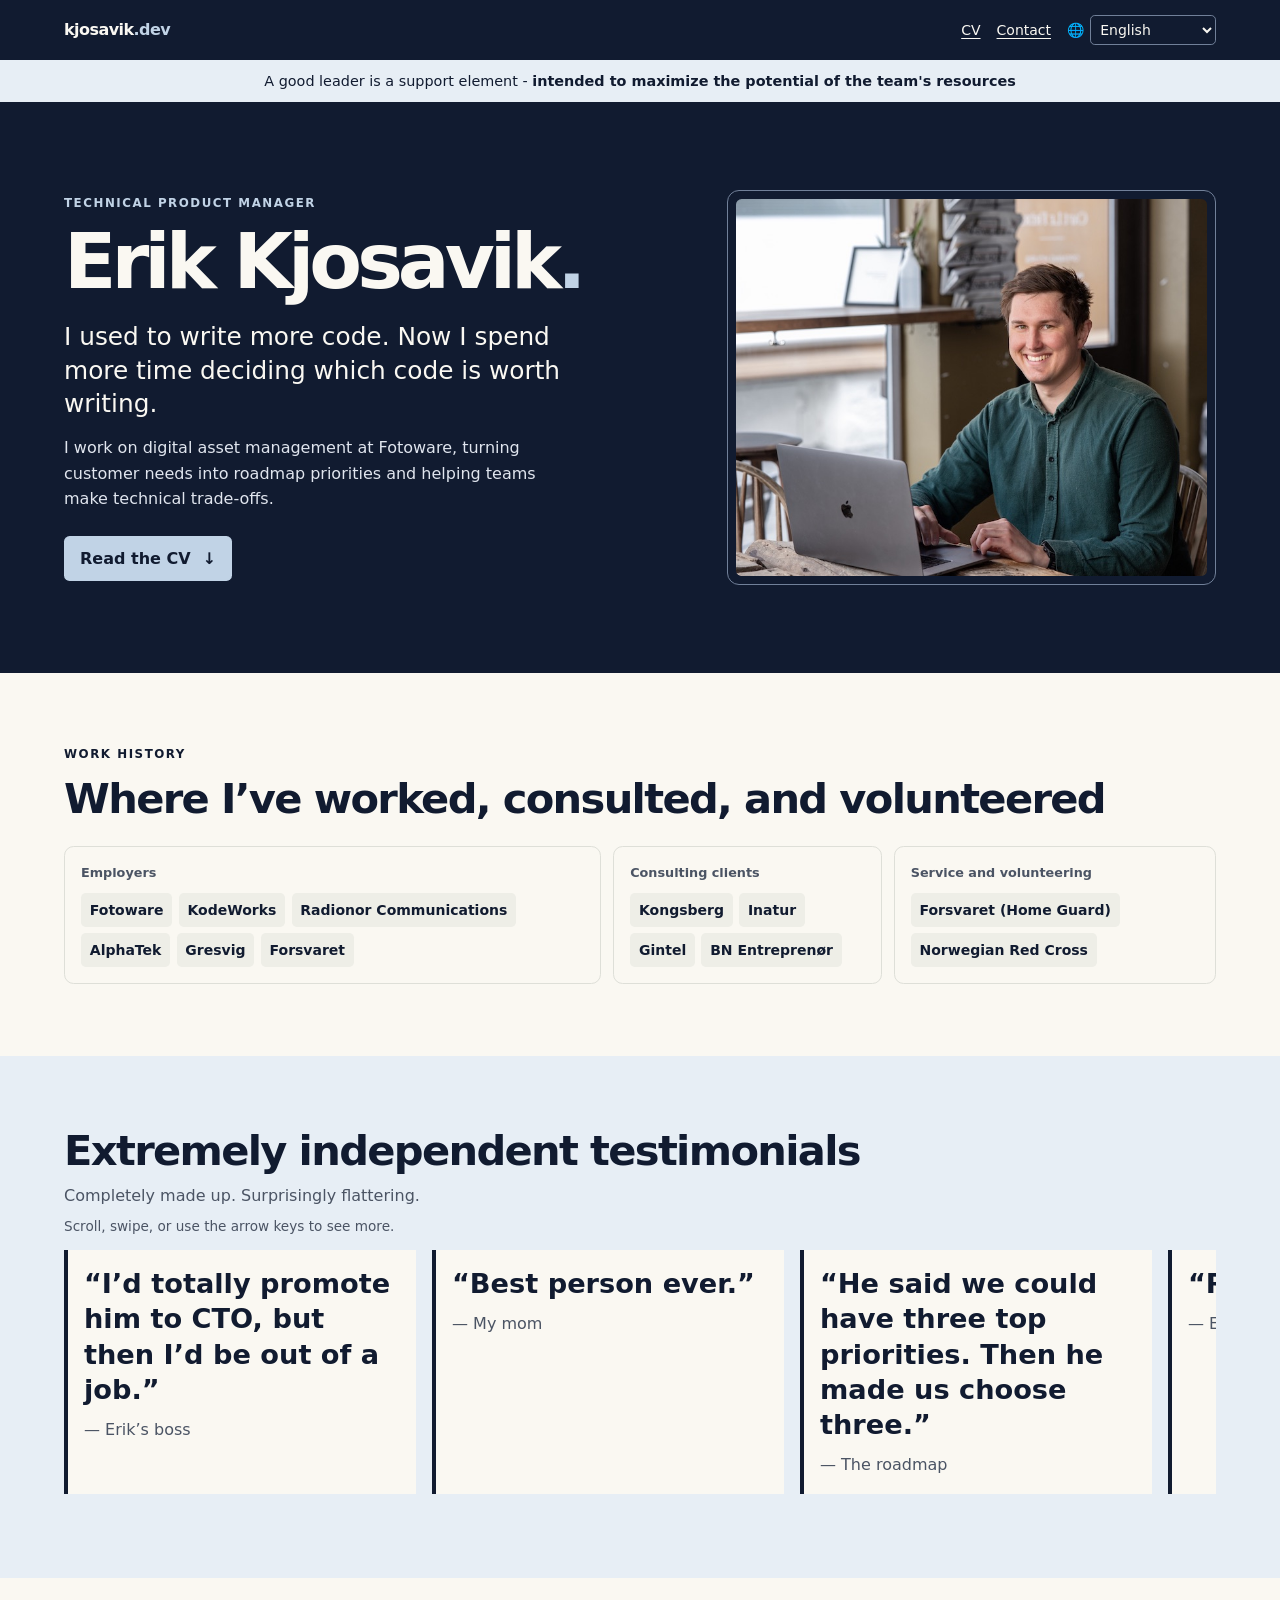
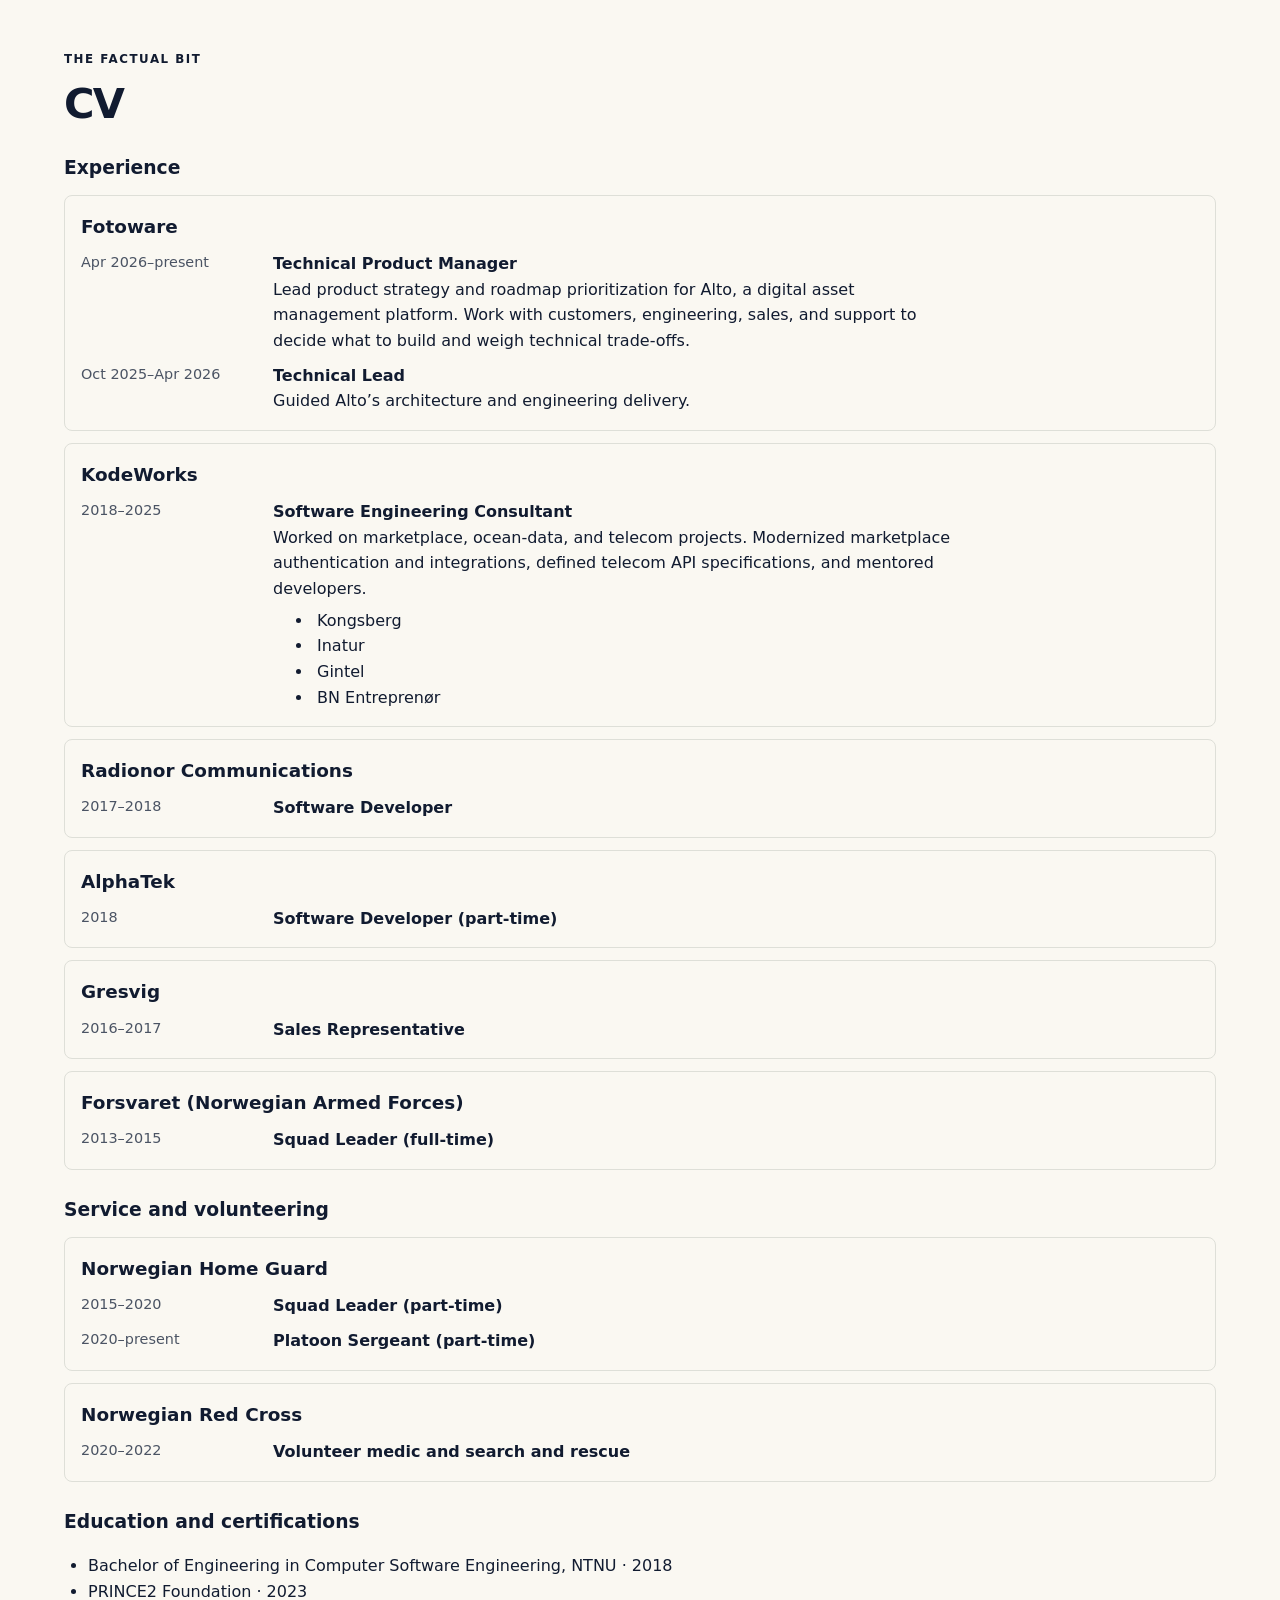
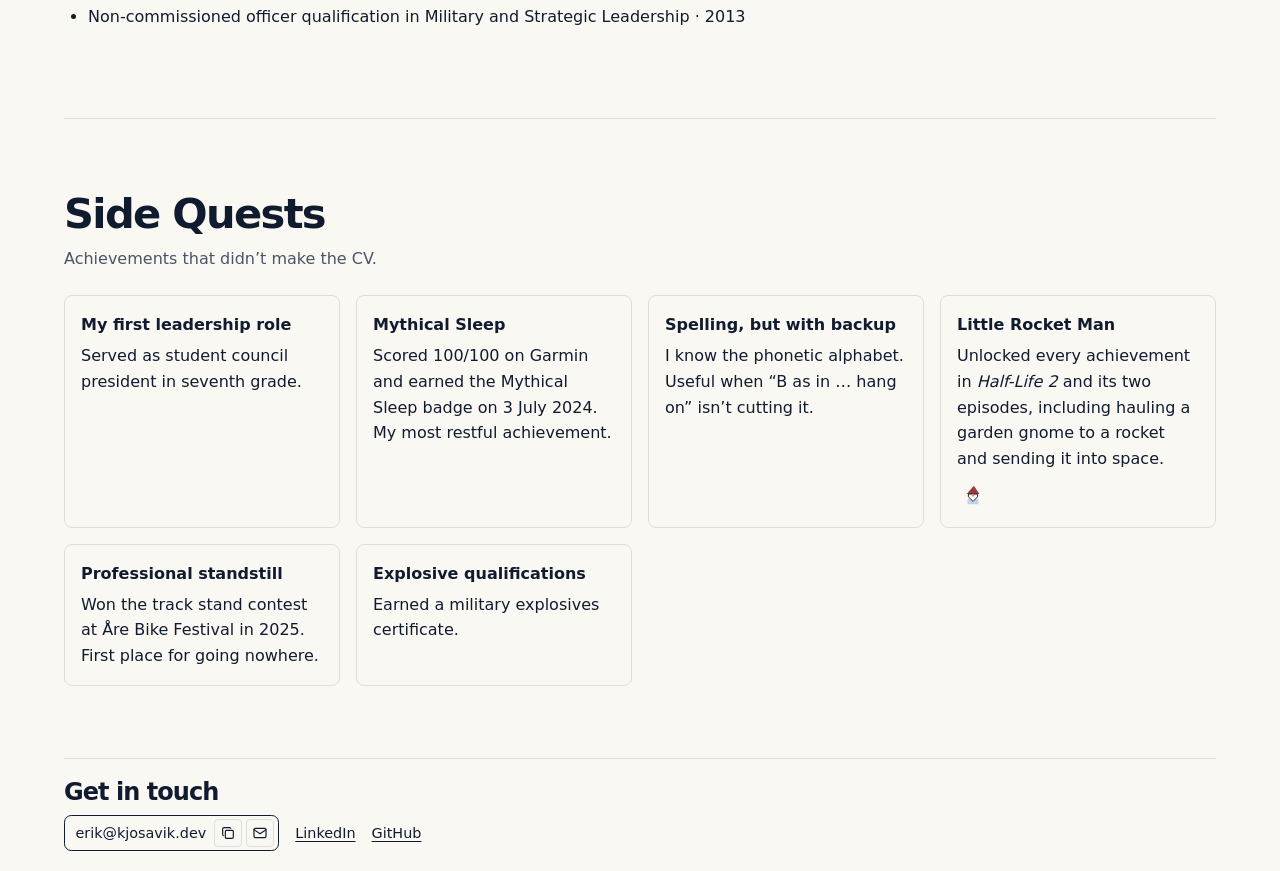
<file: site/index.html>
<!doctype html>
<html lang="en">
<head>
  <meta charset="utf-8">
  <meta name="viewport" content="width=device-width, initial-scale=1">
  <meta name="description" content="Erik Kjosavik, Technical Product Manager at Fotoware. Experience, consulting, and a few extremely independent testimonials.">
  <title>Erik Kjosavik — Technical Product Manager</title>
  <link rel="icon" href="favicon.svg" type="image/svg+xml">
  <link rel="stylesheet" href="styles.css">
  <script src="language.js" defer></script>
  <script src="testimonials.js" defer></script>
  <script src="achievement.js" defer></script>
  <script src="contact.js" defer></script>
</head>
<body>
  <a class="skip" href="#main">Skip to content</a>
  <header class="masthead">
    <div class="wrap nav-row">
      <a class="brand" href="./">kjosavik<span>.dev</span></a>
      <nav class="nav-links" aria-label="Main">
        <a href="#cv">CV</a>
        <a href="#contact">Contact</a>
        <label id="language-control" class="language-control" hidden>
          <span aria-hidden="true">🌐</span>
          <select id="language" aria-label="Language">
            <option value="en">English</option>
            <option value="black-speech">Black Speech</option>
          </select>
        </label>
      </nav>
    </div>
    <p class="wrap language-status" id="language-status" role="status" hidden></p>
  </header>
  <main id="main">
    <p class="banner">A good leader is a support element - <strong> intended to maximize the potential of the team&#x27;s resources</strong></p>
    <section class="hero" aria-labelledby="name">
      <div class="wrap hero-grid">
        <div>
          <p class="eyebrow">Technical Product Manager</p>
          <h1 id="name">Erik Kjosavik<span>.</span></h1>
          <p class="leadin">I used to write more code. Now I spend more time deciding which code is worth writing.</p>
          <p class="summary">I work on digital asset management at Fotoware, turning customer needs into roadmap priorities and helping teams make technical trade-offs.</p>
          <a class="button" href="#cv">Read the CV <span aria-hidden="true">↓</span></a>
        </div>
        <div class="portrait">
          <img src="assets/erik3.jpg" width="800" height="576" alt="Erik Kjosavik">
        </div>
      </div>
    </section>

    <section class="wrap section" aria-labelledby="organizations">
      <p class="eyebrow">Work history</p>
      <h2 id="organizations">Where I’ve worked, consulted, and volunteered</h2>
      <div class="organizations">
        <div class="organization-group">
          <h3>Employers</h3>
          <ul>
            <li><a href="#fotoware">Fotoware</a></li>
            <li><a href="#kodeworks">KodeWorks</a></li>
            <li><a href="#radionor">Radionor Communications</a></li>
            <li><a href="#alphatek">AlphaTek</a></li>
            <li><a href="#gresvig">Gresvig</a></li>
            <li><a href="#forsvaret">Forsvaret</a></li>
          </ul>
        </div>
        <div class="organization-group">
          <h3>Consulting clients</h3>
          <ul>
            <li><a href="#kongsberg">Kongsberg</a></li>
            <li><a href="#inatur">Inatur</a></li>
            <li><a href="#gintel">Gintel</a></li>
            <li><a href="#bn-entreprenor">BN Entreprenør</a></li>
          </ul>
        </div>
        <div class="organization-group">
          <h3>Service and volunteering</h3>
          <ul>
            <li><a href="#home-guard">Forsvaret (Home Guard)</a></li>
            <li><a href="#red-cross">Norwegian Red Cross</a></li>
          </ul>
        </div>
      </div>
    </section>

    <section class="testimonials" aria-labelledby="testimonials">
      <div class="wrap section">
        <h2 id="testimonials">Extremely independent testimonials</h2>
        <p>Completely made up. Surprisingly flattering.</p>
        <p class="scroll-hint" id="testimonial-hint">Scroll, swipe, or use the arrow keys to see more.</p>
        <div class="testimonial-quotes" role="group" tabindex="0" aria-labelledby="testimonials" aria-describedby="testimonial-hint">
          <div class="quote-track">
            <div class="quote-set">
          <figure>
            <blockquote><p>“I’d totally promote him to CTO, but then I’d be out of a job.”</p></blockquote>
            <figcaption>— Erik’s boss</figcaption>
          </figure>
          <figure>
            <blockquote><p>“Best person ever.”</p></blockquote>
            <figcaption>— My mom</figcaption>
          </figure>
          <figure>
            <blockquote><p>“He said we could have three top priorities. Then he made us choose three.”</p></blockquote>
            <figcaption>— The roadmap</figcaption>
          </figure>
          <figure>
            <blockquote><p>“Romantic!”</p></blockquote>
            <figcaption>— Erik’s girlfriend</figcaption>
          </figure>
            </div>
          </div>
        </div>
      </div>
    </section>

    <section class="wrap section resume" id="cv" tabindex="-1" aria-labelledby="cv-title">
      <p class="eyebrow">The factual bit</p>
      <h2 id="cv-title">CV</h2>
      <h3>Experience</h3>
      <article class="entry" id="fotoware" tabindex="-1">
        <h4>Fotoware</h4>
        <div class="role">
          <p class="date">Apr 2026–present</p>
          <div>
            <h5>Technical Product Manager</h5>
            <p>Lead product strategy and roadmap prioritization for Alto, a digital asset management platform. Work with customers, engineering, sales, and support to decide what to build and weigh technical trade-offs.</p>
          </div>
        </div>
        <div class="role">
          <p class="date">Oct 2025–Apr 2026</p>
          <div>
            <h5>Technical Lead</h5>
            <p>Guided Alto’s architecture and engineering delivery.</p>
          </div>
        </div>
      </article>
      <article class="entry" id="kodeworks" tabindex="-1">
        <h4>KodeWorks</h4>
        <div class="role">
          <p class="date">2018–2025</p>
          <div>
            <h5>Software Engineering Consultant</h5>
            <p>Worked on marketplace, ocean-data, and telecom projects. Modernized marketplace authentication and integrations, defined telecom API specifications, and mentored developers.</p>
            <ul class="projects" aria-label="Selected consulting clients">
              <li id="kongsberg" tabindex="-1">Kongsberg</li>
              <li id="inatur" tabindex="-1">Inatur</li>
              <li id="gintel" tabindex="-1">Gintel</li>
              <li id="bn-entreprenor" tabindex="-1">BN Entreprenør</li>
            </ul>
          </div>
        </div>
      </article>
      <article class="entry" id="radionor" tabindex="-1">
        <h4>Radionor Communications</h4>
        <div class="role"><p class="date">2017–2018</p><h5>Software Developer</h5></div>
      </article>
      <article class="entry" id="alphatek" tabindex="-1">
        <h4>AlphaTek</h4>
        <div class="role"><p class="date">2018</p><h5>Software Developer (part-time)</h5></div>
      </article>
      <article class="entry" id="gresvig" tabindex="-1">
        <h4>Gresvig</h4>
        <div class="role"><p class="date">2016–2017</p><h5>Sales Representative</h5></div>
      </article>
      <article class="entry" id="forsvaret" tabindex="-1">
        <h4>Forsvaret (Norwegian Armed Forces)</h4>
        <div class="role"><p class="date">2013–2015</p><h5>Squad Leader (full-time)</h5></div>
      </article>
      <h3>Service and volunteering</h3>
      <article class="entry" id="home-guard" tabindex="-1">
        <h4>Norwegian Home Guard</h4>
        <div class="role"><p class="date">2015–2020</p><h5>Squad Leader (part-time)</h5></div>
        <div class="role"><p class="date">2020–present</p><h5>Platoon Sergeant (part-time)</h5></div>
      </article>
      <article class="entry" id="red-cross" tabindex="-1">
        <h4>Norwegian Red Cross</h4>
        <div class="role"><p class="date">2020–2022</p><h5>Volunteer medic and search and rescue</h5></div>
      </article>
      <h3>Education and certifications</h3>
      <ul class="credentials">
        <li>Bachelor of Engineering in Computer Software Engineering, NTNU · 2018</li>
        <li>PRINCE2 Foundation · 2023</li>
        <li>Non-commissioned officer qualification in Military and Strategic Leadership · 2013</li>
      </ul>
    </section>
    <section class="wrap section side-quests" aria-labelledby="side-quests">
      <h2 id="side-quests">Side Quests</h2>
      <p>Achievements that didn’t make the CV.</p>
      <ul class="quest-grid">
        <li><h3>My first leadership role</h3><p>Served as student council president in seventh grade.</p></li>
        <li><h3>Mythical Sleep</h3><p>Scored 100/100 on Garmin and earned the Mythical Sleep badge on <time datetime="2024-07-03">3 July 2024</time>. My most restful achievement.</p></li>
        <li><h3>Spelling, but with backup</h3><p>I know the phonetic alphabet. Useful when “B as in … hang on” isn’t cutting it.</p></li>
        <li>
          <h3>Little Rocket Man</h3>
          <p>Unlocked every achievement in <cite>Half-Life 2</cite> and its two episodes, including hauling a garden gnome to a rocket and sending it into space.</p>
          <details class="gnome">
            <summary aria-label="Inspect the garden gnome">
              <svg aria-hidden="true" width="22" height="22" viewBox="0 0 24 24">
                <path fill="#9b3b40" d="M5 11 13 2l6 9z"/>
                <path fill="#c1d3e6" d="M6 22v-5l6-3 6 3v5z"/>
                <path fill="#faf8f2" stroke="#111b30" d="M7 11h10v3l-5 5-5-5z"/>
                <circle cx="12" cy="12" r="1.5" fill="#d58b75"/>
              </svg>
            </summary>
            <p class="achievement-toast">
              <span class="achievement-badge" aria-hidden="true">★</span>
              <span><strong>Achievement unlocked</strong><br>Gnome delivery confirmed.</span>
            </p>
          </details>
        </li>
        <li><h3>Professional standstill</h3><p>Won the track stand contest at Åre Bike Festival in 2025. First place for going nowhere.</p></li>
        <li><h3>Explosive qualifications</h3><p>Earned a military explosives certificate.</p></li>
      </ul>
    </section>
    <span class="visually-hidden" id="achievement-status" role="status"></span>
  </main>
  <footer class="wrap site-footer" id="contact" tabindex="-1">
    <h2>Get in touch</h2>
    <div class="contact-row">
      <div class="email-contact" id="email-contact" hidden>
        <span id="email-address"></span>
        <button type="button" id="copy-email" aria-label="Copy email" title="Copy email">
          <svg width="16" height="16" viewBox="0 0 24 24" fill="none" stroke="currentColor" stroke-width="1.75" stroke-linecap="round" stroke-linejoin="round" aria-hidden="true">
            <rect x="8" y="8" width="12" height="12" rx="2"/>
            <path d="M5 16a2 2 0 0 1-1-2V6a2 2 0 0 1 2-2h8a2 2 0 0 1 2 1"/>
          </svg>
        </button>
        <a id="open-email" aria-label="Open email app" title="Open email app">
          <svg width="16" height="16" viewBox="0 0 24 24" fill="none" stroke="currentColor" stroke-width="1.75" stroke-linecap="round" stroke-linejoin="round" aria-hidden="true">
            <rect x="3" y="5" width="18" height="14" rx="2"/>
            <path d="m3 7 9 6 9-6"/>
          </svg>
        </a>
      </div>
      <ul class="profile-links">
        <li><a href="https://www.linkedin.com/in/erik-kjosavik/">LinkedIn</a></li>
        <li><a href="https://github.com/kjosavik">GitHub</a></li>
      </ul>
    </div>
    <p id="email-status" role="status"></p>
    <noscript><p>Enable JavaScript to see the email address, or reach me through the links below.</p></noscript>
  </footer>
</body>
</html>
</file>
<file: site/styles.css>
@font-face {
  font-family: Alcarin;
  src: url("assets/AlcarinTengwar-Regular.woff2") format("woff2");
  font-display: swap;
}

:root {
  color-scheme: light;
  --navy: #111b30;
  --paper: #faf8f2;
  --accent: #c1d3e6;
  --accent-soft: #e7eef5;
  --muted: #4b5464;
  --line: #dedfd8;
  --light-text: #e0e5ee;
  font: 100%/1.6 system-ui, sans-serif;
}

*, *::before, *::after { box-sizing: border-box; }
body { margin: 0; background: var(--paper); color: var(--navy); }
h1, h2, h3, h4, h5, p, figure, blockquote { margin: 0; }
h2 { font-size: clamp(1.7rem, 3.5vw, 2.6rem); line-height: 1.12; letter-spacing: -.04em; }
a { color: inherit; text-underline-offset: .2em; }
:focus-visible { outline: 3px solid currentColor; outline-offset: 4px; }
.wrap { width: min(72rem, calc(100% - 2 * clamp(1rem, 5vw, 4rem))); margin-inline: auto; }
.section { padding-block: clamp(2.5rem, 6vw, 4.5rem); }

.skip { position: absolute; top: .5rem; left: 1rem; z-index: 1; background: var(--paper); padding: .5rem 1rem; }
.skip:not(:focus) { clip-path: inset(50%); }
.masthead, .hero { background: var(--navy); color: var(--paper); }
.nav-row { min-height: 3.75rem; display: flex; flex-wrap: wrap; align-items: center; justify-content: space-between; gap: .5rem 1rem; padding-block: .5rem; }
.brand { font-weight: 800; letter-spacing: -.035em; text-decoration: none; }
.brand span, h1 span, .hero .eyebrow { color: var(--accent); }
.nav-links { display: flex; flex-wrap: wrap; align-items: center; gap: .5rem 1rem; font-size: .875rem; }
.language-control:not([hidden]) { display: inline-flex; align-items: center; gap: .4rem; }
.language-control select { background: var(--navy); color: var(--paper); border: 1px solid #718099; border-radius: .3rem; padding: .3rem; font: inherit; }
.language-status { padding-bottom: .5rem; font-size: .875rem; }
.script-glyphs { display: none; }
.black-speech .script-glyphs { display: inline; font-family: Alcarin, system-ui, sans-serif; letter-spacing: normal; overflow-wrap: anywhere; }
.black-speech .script-source { position: absolute; width: 1px; height: 1px; overflow: hidden; clip-path: inset(50%); white-space: nowrap; }
.banner { padding: .6rem 1rem; background: var(--accent-soft); text-align: center; font-size: .9rem; }
.hero-grid { display: grid; grid-template-columns: minmax(0, 1.2fr) minmax(0, 1fr); align-items: center; gap: clamp(2rem, 6vw, 5rem); padding-block: clamp(3rem, 7vw, 5.5rem); }
.eyebrow { margin-bottom: .75rem; font-size: .74rem; font-weight: 800; letter-spacing: .13em; text-transform: uppercase; }
h1 { font-size: clamp(2.6rem, 6vw, 5.4rem); line-height: .96; letter-spacing: -.065em; }
.leadin { margin-top: 1.35rem; max-width: 34ch; font-size: clamp(1.15rem, 2vw, 1.55rem); line-height: 1.35; }
.summary { max-width: 48ch; margin-top: .9rem; color: var(--light-text); }
.button { display: inline-flex; gap: .75rem; align-items: center; margin-top: 1.5rem; padding: .6rem 1rem; border-radius: .35rem; background: var(--accent); color: var(--navy); font-weight: 800; text-decoration: none; }
.button:hover { text-decoration: underline; }
.button:focus-visible { outline-color: var(--accent); }
.portrait { border: 1px solid #718099; padding: .5rem; border-radius: .75rem; }
.portrait img { display: block; width: 100%; height: auto; aspect-ratio: 5 / 4; object-fit: cover; border-radius: .35rem; }

.organizations { display: grid; grid-template-columns: 2fr 1fr 1.2fr; gap: .75rem; margin-top: 1.5rem; }
.organization-group { padding: 1rem; border: 1px solid var(--line); border-radius: .6rem; }
.organization-group h3 { margin-bottom: .6rem; font-size: .8rem; color: var(--muted); }
.organization-group ul { display: flex; flex-wrap: wrap; gap: .4rem; margin: 0; padding: 0; list-style: none; }
.organization-group a { display: block; padding: .35rem .55rem; border-radius: .3rem; background: #eeeee7; font-size: .875rem; font-weight: 700; text-decoration: none; }
.organization-group a:hover { background: var(--accent); text-decoration: underline; }

.testimonials { background: var(--accent-soft); }
.testimonials h2 + p { margin-top: .5rem; color: var(--muted); }
.scroll-hint { margin-top: .5rem; color: var(--muted); font-size: .85rem; }
.testimonial-quotes { overflow-x: auto; margin-top: .75rem; padding-bottom: .75rem; }
.quote-track, .quote-set { display: flex; width: max-content; }
.quote-set { gap: 1rem; padding-inline-end: 1rem; }
.testimonial-quotes figure { width: min(78vw, 22rem); padding: 1rem; border-inline-start: .25rem solid var(--navy); background: var(--paper); }
.quote-copy { display: none; }
.testimonial-quotes.can-drag { overflow: clip; cursor: grab; touch-action: pan-y; }
.can-drag .quote-copy { display: flex; }
.testimonial-quotes.dragging { cursor: grabbing; user-select: none; }
blockquote p { font-size: clamp(1.2rem, 2.4vw, 1.7rem); line-height: 1.3; font-weight: 650; }
figcaption { margin-top: .6rem; color: var(--muted); }

.resume h3 { margin-top: 1.6rem; }
.entry { margin-top: .75rem; padding: 1rem; border: 1px solid var(--line); border-radius: .5rem; }
.entry h4 { font-size: 1.15rem; }
.entry h5 { font-size: 1rem; }
.role { display: grid; grid-template-columns: 11rem 1fr; gap: .25rem 1rem; margin-top: .6rem; }
.role p:not(.date) { max-width: 68ch; }
.date { color: var(--muted); font-size: .9rem; font-variant-numeric: tabular-nums; }
.projects { margin-block: .4rem 0; }
.projects li { padding-inline: .25rem; }
[id] { scroll-margin-block-start: 1rem; }
.entry:target, .projects li:target { background: var(--accent-soft); box-shadow: inset .25rem 0 var(--navy); }
.credentials { padding-inline-start: 1.5rem; }
.side-quests { border-top: 1px solid var(--line); }
.side-quests > p { margin-top: .5rem; color: var(--muted); }
.quest-grid { display: grid; grid-template-columns: repeat(auto-fit, minmax(min(100%, 15rem), 1fr)); gap: 1rem; margin: 1.5rem 0 0; padding: 0; list-style: none; }
.quest-grid li { padding: 1rem; border: 1px solid var(--line); border-radius: .5rem; }
.quest-grid h3 { margin-bottom: .35rem; font-size: 1rem; }
.gnome { margin-top: .45rem; }
.gnome summary { display: grid; width: 2rem; height: 2rem; place-items: center; cursor: pointer; list-style: none; }
.gnome summary::-webkit-details-marker { display: none; }
.gnome p { margin-top: .35rem; font-size: .9rem; }
.gnome.toast-ready[open] .achievement-toast {
  position: fixed;
  z-index: 2;
  right: 1rem;
  bottom: 1rem;
  display: flex;
  align-items: center;
  gap: .75rem;
  max-width: calc(100vw - 2rem);
  margin: 0;
  padding: .8rem 1rem;
  border: 1px solid #718099;
  border-radius: .4rem;
  background: var(--navy);
  color: var(--paper);
  box-shadow: 0 .4rem 1.5rem #111b3040;
}
.achievement-toast strong { color: inherit; }
.toast-ready .achievement-toast strong { color: var(--accent); }
.achievement-badge { display: none; }
.toast-ready .achievement-badge { display: grid; flex: none; width: 2.25rem; height: 2.25rem; place-items: center; border-radius: .25rem; background: var(--accent); color: var(--navy); }
.visually-hidden { position: absolute; width: 1px; height: 1px; overflow: hidden; clip-path: inset(50%); white-space: nowrap; }

@media (prefers-reduced-motion: no-preference) {
  .gnome.toast-ready[open] .achievement-toast { animation: achievement-in .22s ease-out; }
  @keyframes achievement-in {
    from { opacity: 0; transform: translateY(.5rem); }
  }
}
.site-footer { border-top: 1px solid var(--line); padding-block: 1.25rem; font-size: .9rem; }
.site-footer h2 { font-size: 1.5rem; }
.contact-row { display: flex; flex-wrap: wrap; align-items: center; gap: .5rem 1rem; margin-top: .6rem; }
.email-contact:not([hidden]) { display: inline-flex; align-items: center; gap: .25rem; padding: .2rem .25rem .2rem .65rem; border: 1px solid var(--navy); border-radius: .45rem; }
#email-address { margin-inline-end: .25rem; overflow-wrap: anywhere; }
.email-contact button, .email-contact a { display: grid; flex: none; width: 1.75rem; height: 1.75rem; place-items: center; padding: 0; border: 1px solid var(--line); border-radius: .25rem; background: var(--paper); color: var(--navy); cursor: pointer; }
.email-contact button:hover, .email-contact a:hover { background: var(--accent-soft); }
.email-contact :focus-visible { outline-offset: -2px; }
#email-status:not(:empty) { margin-top: .35rem; color: var(--muted); }
.profile-links { display: flex; flex-wrap: wrap; gap: .5rem 1rem; margin: 0; padding: 0; list-style: none; }

@media (max-width: 48rem) {
  .hero-grid, .organizations { grid-template-columns: 1fr; }
  .portrait { width: min(100%, 28rem); }
}

@media (max-width: 34rem) {
  .role { grid-template-columns: 1fr; }
}

@media print {
  .skip, .masthead, .banner, .hero, .section[aria-labelledby="organizations"],
  .testimonials, .side-quests, .site-footer, .black-speech .script-glyphs { display: none; }
  .black-speech .script-source { position: static; width: auto; height: auto; overflow: visible; clip-path: none; white-space: normal; }
  body { background: white; color: black; }
  .resume { width: 100%; padding: 0; }
  .entry { break-inside: avoid; }
}
</file>
